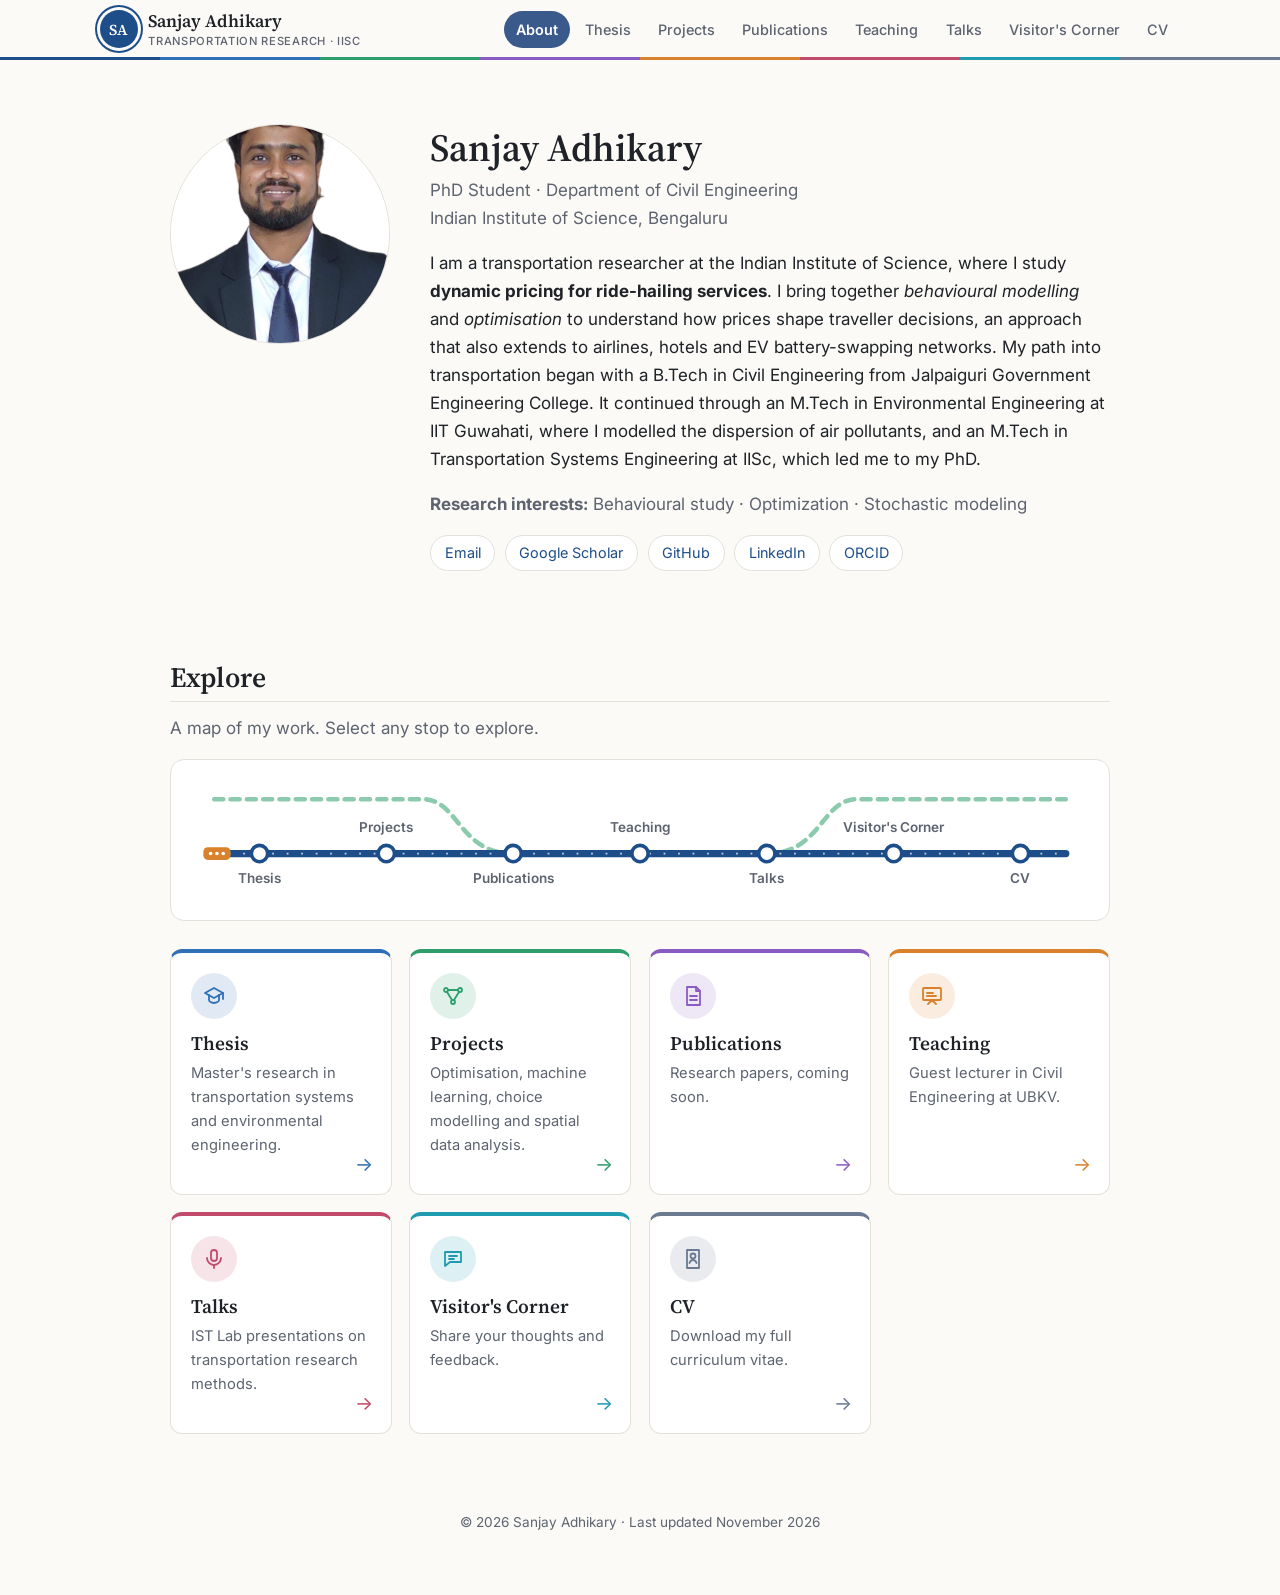
<file: index.html>
<!doctype html>
<html lang="en">
<head>
  <meta charset="utf-8">
  <meta name="viewport" content="width=device-width, initial-scale=1">
  <title>Sanjay Adhikary | Indian Institute of Science</title>
  <meta name="description" content="Sanjay Adhikary: PhD researcher in transportation at the Indian Institute of Science, Bengaluru. Research, theses, projects, talks and CV.">
  <link rel="icon" href="assets/favicon.svg" type="image/svg+xml">
  <link rel="preconnect" href="https://fonts.googleapis.com">
  <link rel="preconnect" href="https://fonts.gstatic.com" crossorigin>
  <link href="https://fonts.googleapis.com/css2?family=Source+Serif+4:opsz,wght@8..60,400;8..60,600&family=Inter:wght@400;500;600&display=swap" rel="stylesheet">
  <link rel="stylesheet" href="style.css">
<script>
  // Old one-page links (e.g. sanjay-0105.github.io/#projects) now go to the matching page.
  const oldLinks = { '#thesis': 'thesis.html', '#projects': 'projects.html', '#publications': 'publications.html',
    '#teaching': 'teaching.html', '#talks': 'talks.html', '#visitors': 'visitors.html', '#cv': 'cv.html' };
  if (oldLinks[location.hash]) location.replace(oldLinks[location.hash]);
</script>
</head>
<body>

<header class="site-header">
  <nav class="nav">
    <a class="brand" href="index.html" aria-label="Sanjay Adhikary, home">
      <span class="brand-mark" aria-hidden="true">SA</span>
      <span class="brand-text">Sanjay Adhikary<small>Transportation Research · IISc</small></span>
    </a>
    <button class="nav-toggle" aria-label="Open menu" aria-expanded="false">&#9776;</button>
    <ul class="nav-links">
      <li><a href="index.html" aria-current="page">About</a></li>
      <li><a href="thesis.html">Thesis</a></li>
      <li><a href="projects.html">Projects</a></li>
      <li><a href="publications.html">Publications</a></li>
      <li><a href="teaching.html">Teaching</a></li>
      <li><a href="talks.html">Talks</a></li>
      <li><a href="visitors.html">Visitor's Corner</a></li>
      <li><a href="cv.html">CV</a></li>
    </ul>
  </nav>
</header>

<main id="top">

  <!-- ================= ABOUT ================= -->
  <section id="about" class="about">
    <img class="photo" src="assets/Website.png" alt="Photo of Sanjay Adhikary" width="220" height="150">
    <div>
      <h1>Sanjay Adhikary</h1>
      <!-- EDIT: your position and department -->
      <p class="role">PhD Student · Department of Civil Engineering<br>Indian Institute of Science, Bengaluru</p>

      <!-- EDIT: 3–5 sentences about you and your research -->
      <p>I am a transportation researcher at the Indian Institute of Science, where I study
        <strong>dynamic pricing for ride-hailing services</strong>. I bring together <em>behavioural modelling</em>
        and <em>optimisation</em> to understand how prices shape traveller decisions, an approach that also extends
        to airlines, hotels and EV battery-swapping networks. My path into transportation began with a B.Tech in
        Civil Engineering from Jalpaiguri Government Engineering College. It continued through an M.Tech in
        Environmental Engineering at IIT Guwahati, where I modelled the dispersion of air pollutants, and an M.Tech
        in Transportation Systems Engineering at IISc, which led me to my PhD.</p>

      <p class="interests"><strong>Research interests:</strong> Behavioural study · Optimization · Stochastic modeling</p>

      <!-- EDIT: delete any link you don't use -->
      <ul class="links">
        <li><a href="mailto:sanjaya@iisc.ac.in">Email</a></li>
        <li><a href="https://scholar.google.com/">Google Scholar</a></li>
        <li><a href="https://github.com/sanjay-0105">GitHub</a></li>
        <li><a href="https://www.linkedin.com/in/sanjay-adhikary-bb8b9a216">LinkedIn</a></li>
        <li><a href="https://orcid.org/">ORCID</a></li>
      </ul>
    </div>
  </section>

  <!-- ================= EXPLORE (links to the other pages) ================= -->
  <section id="explore">
    <h2>Explore</h2>
    <p class="section-intro">A map of my work. Select any stop to explore.</p>

    <!-- Metro-map banner: each station links to a page; the small train is decorative. -->
    <div class="metro">
      <svg viewBox="0 0 1000 150" role="img" aria-label="Metro-style map linking to each section of this website">
        <path class="metro-branch" d="M30 30 H260 C300 30 300 90 360 90 M640 90 C700 90 700 30 740 30 H970"/>
        <path class="metro-line" d="M30 90 H970"/>
        <path class="metro-flow" d="M30 90 H970"/>
        <g class="train" aria-hidden="true">
          <rect x="18" y="83" width="30" height="14" rx="5"/>
          <circle cx="26" cy="90" r="2"/><circle cx="33" cy="90" r="2"/><circle cx="40" cy="90" r="2"/>
        </g>
        <a href="thesis.html" class="station" aria-label="Thesis">
          <circle cx="80" cy="90" r="9"/>
          <text x="80" y="122" text-anchor="middle">Thesis</text>
        </a>
        <a href="projects.html" class="station" aria-label="Projects">
          <circle cx="220" cy="90" r="9"/>
          <text x="220" y="66" text-anchor="middle">Projects</text>
        </a>
        <a href="publications.html" class="station" aria-label="Publications">
          <circle cx="360" cy="90" r="9"/>
          <text x="360" y="122" text-anchor="middle">Publications</text>
        </a>
        <a href="teaching.html" class="station" aria-label="Teaching">
          <circle cx="500" cy="90" r="9"/>
          <text x="500" y="66" text-anchor="middle">Teaching</text>
        </a>
        <a href="talks.html" class="station" aria-label="Talks">
          <circle cx="640" cy="90" r="9"/>
          <text x="640" y="122" text-anchor="middle">Talks</text>
        </a>
        <a href="visitors.html" class="station" aria-label="Visitor's Corner">
          <circle cx="780" cy="90" r="9"/>
          <text x="780" y="66" text-anchor="middle">Visitor's Corner</text>
        </a>
        <a href="cv.html" class="station" aria-label="CV">
          <circle cx="920" cy="90" r="9"/>
          <text x="920" y="122" text-anchor="middle">CV</text>
        </a>
      </svg>
    </div>

    <div class="explore-grid">
      <a class="explore-card" href="thesis.html" style="--c:#2f6fb5; --i:0">
        <span class="explore-icon"><svg viewBox="0 0 24 24" aria-hidden="true"><path d="M3 9l9-5 9 5-9 5-9-5z"/><path d="M7 11v5c0 1.5 2.5 3 5 3s5-1.5 5-3v-5"/><path d="M21 9v6"/></svg></span>
        <h3>Thesis</h3>
        <p>Master's research in transportation systems and environmental engineering.</p>
        <span class="explore-go" aria-hidden="true">&rarr;</span>
      </a>
      <a class="explore-card" href="projects.html" style="--c:#2e9e6b; --i:1">
        <span class="explore-icon"><svg viewBox="0 0 24 24" aria-hidden="true"><circle cx="5" cy="6" r="2"/><circle cx="19" cy="6" r="2"/><circle cx="12" cy="18" r="2"/><path d="M7 6h10M6 8l5 8M18 8l-5 8"/></svg></span>
        <h3>Projects</h3>
        <p>Optimisation, machine learning, choice modelling and spatial data analysis.</p>
        <span class="explore-go" aria-hidden="true">&rarr;</span>
      </a>
      <a class="explore-card" href="publications.html" style="--c:#8a5cc2; --i:2">
        <span class="explore-icon"><svg viewBox="0 0 24 24" aria-hidden="true"><path d="M6 3h9l4 4v14H6z"/><path d="M15 3v4h4"/><path d="M9 12h7M9 16h7"/></svg></span>
        <h3>Publications</h3>
        <p>Research papers, coming soon.</p>
        <span class="explore-go" aria-hidden="true">&rarr;</span>
      </a>
      <a class="explore-card" href="teaching.html" style="--c:#d9822b; --i:3">
        <span class="explore-icon"><svg viewBox="0 0 24 24" aria-hidden="true"><rect x="3" y="4" width="18" height="12" rx="1"/><path d="M8 20l4-4 4 4"/><path d="M7 9h6M7 12h9"/></svg></span>
        <h3>Teaching</h3>
        <p>Guest lecturer in Civil Engineering at UBKV.</p>
        <span class="explore-go" aria-hidden="true">&rarr;</span>
      </a>
      <a class="explore-card" href="talks.html" style="--c:#c24a6a; --i:4">
        <span class="explore-icon"><svg viewBox="0 0 24 24" aria-hidden="true"><rect x="9" y="3" width="6" height="11" rx="3"/><path d="M5 11a7 7 0 0 0 14 0"/><path d="M12 18v3"/></svg></span>
        <h3>Talks</h3>
        <p>IST Lab presentations on transportation research methods.</p>
        <span class="explore-go" aria-hidden="true">&rarr;</span>
      </a>
      <a class="explore-card" href="visitors.html" style="--c:#1f9bb0; --i:5">
        <span class="explore-icon"><svg viewBox="0 0 24 24" aria-hidden="true"><path d="M4 5h16v10H9l-5 4z"/><path d="M8 9h8M8 12h5"/></svg></span>
        <h3>Visitor's Corner</h3>
        <p>Share your thoughts and feedback.</p>
        <span class="explore-go" aria-hidden="true">&rarr;</span>
      </a>
      <a class="explore-card" href="cv.html" style="--c:#6b7a90; --i:6">
        <span class="explore-icon"><svg viewBox="0 0 24 24" aria-hidden="true"><path d="M6 3h12v18H6z"/><circle cx="12" cy="9" r="2.5"/><path d="M8.5 16c.6-2 2-3 3.5-3s2.9 1 3.5 3"/></svg></span>
        <h3>CV</h3>
        <p>Download my full curriculum vitae.</p>
        <span class="explore-go" aria-hidden="true">&rarr;</span>
      </a>
    </div>
  </section>

<footer class="site-footer">
  <p>© <span id="year">2026</span> Sanjay Adhikary · Last updated November 2026</p>
</footer>

<script>
  // Mobile menu toggle and current year
  const toggle = document.querySelector('.nav-toggle');
  const links = document.querySelector('.nav-links');
  toggle.addEventListener('click', () => {
    const open = links.classList.toggle('open');
    toggle.setAttribute('aria-expanded', open);
  });
  links.addEventListener('click', e => { if (e.target.tagName === 'A') links.classList.remove('open'); });
  document.getElementById('year').textContent = new Date().getFullYear();
  // Add a soft shadow to the top bar once the page is scrolled
  const header = document.querySelector('.site-header');
  const onScroll = () => header.classList.toggle('scrolled', window.scrollY > 4);
  window.addEventListener('scroll', onScroll, { passive: true }); onScroll();
</script>
<script>
  // Fade the Explore cards in as they scroll into view (skipped if the visitor prefers reduced motion).
  (function () {
    const cards = document.querySelectorAll('.explore-card');
    if (!('IntersectionObserver' in window) || matchMedia('(prefers-reduced-motion: reduce)').matches) return;
    document.documentElement.classList.add('js-anim');
    const io = new IntersectionObserver(entries => entries.forEach(e => {
      if (e.isIntersecting) { e.target.classList.add('in'); io.unobserve(e.target); }
    }), { threshold: 0.15 });
    cards.forEach(c => io.observe(c));
    // Safety net: show every card after 2.5 s even if the browser never reports them as visible.
    setTimeout(() => cards.forEach(c => c.classList.add('in')), 2500);
  })();
</script>
</body>
</html>
</file>
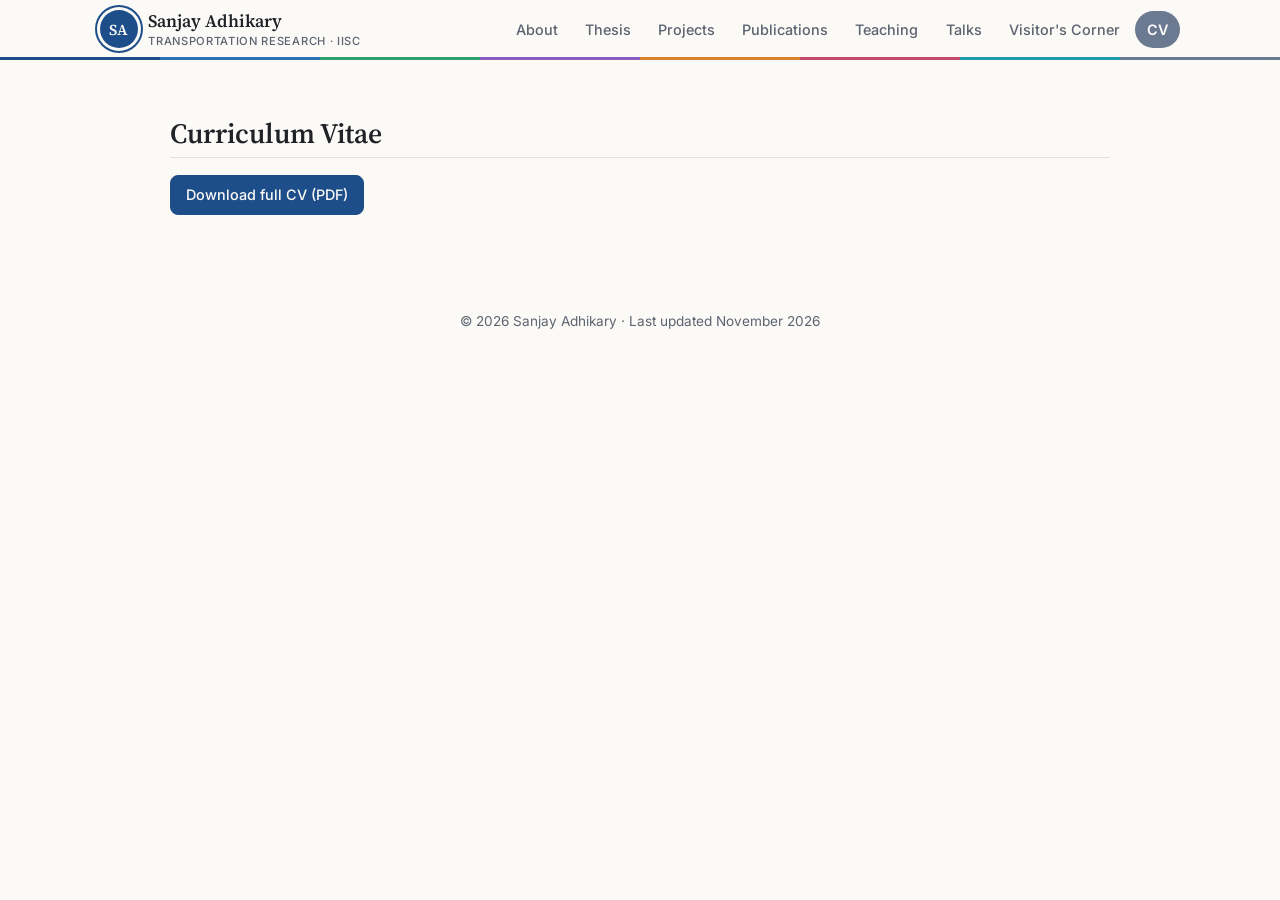
<file: cv.html>
<!doctype html>
<html lang="en">
<head>
  <meta charset="utf-8">
  <meta name="viewport" content="width=device-width, initial-scale=1">
  <title>CV | Sanjay Adhikary</title>
  <meta name="description" content="Curriculum vitae of Sanjay Adhikary, Indian Institute of Science.">
  <link rel="icon" href="assets/favicon.svg" type="image/svg+xml">
  <link rel="preconnect" href="https://fonts.googleapis.com">
  <link rel="preconnect" href="https://fonts.gstatic.com" crossorigin>
  <link href="https://fonts.googleapis.com/css2?family=Source+Serif+4:opsz,wght@8..60,400;8..60,600&family=Inter:wght@400;500;600&display=swap" rel="stylesheet">
  <link rel="stylesheet" href="style.css">
</head>
<body>

<header class="site-header">
  <nav class="nav">
    <a class="brand" href="index.html" aria-label="Sanjay Adhikary, home">
      <span class="brand-mark" aria-hidden="true">SA</span>
      <span class="brand-text">Sanjay Adhikary<small>Transportation Research · IISc</small></span>
    </a>
    <button class="nav-toggle" aria-label="Open menu" aria-expanded="false">&#9776;</button>
    <ul class="nav-links">
      <li><a href="index.html">About</a></li>
      <li><a href="thesis.html">Thesis</a></li>
      <li><a href="projects.html">Projects</a></li>
      <li><a href="publications.html">Publications</a></li>
      <li><a href="teaching.html">Teaching</a></li>
      <li><a href="talks.html">Talks</a></li>
      <li><a href="visitors.html">Visitor's Corner</a></li>
      <li><a href="cv.html" aria-current="page">CV</a></li>
    </ul>
  </nav>
</header>

<main id="top">

  <!-- ================= CV ================= -->
  <section id="cv">
    <h2>Curriculum Vitae</h2>
    <p><a class="btn" href="files/cv.pdf" target="_blank" rel="noopener">Download full CV (PDF)</a></p>

    <!-- Education and Honours & Awards are hidden for now. To show them again, remove the
         <template> and </template> lines below and fill in the details. -->
    <template>
    <div class="two-col">
      <div>
        <h3>Education</h3>
        <ul class="timeline">
          <li><span class="when">2024–present</span><span><strong>PhD, Civil Engineering ______</strong><br>Indian Institute of Science, Bengaluru</span></li>
          <li><span class="when">2020–2024</span><span><strong>B.Tech / B.Sc in ______</strong><br>University Name</span></li>
        </ul>
      </div>
      <div>
        <h3>Honours &amp; Awards</h3>
        <ul class="timeline">
          <li><span class="when">2024</span><span>Fellowship or award name</span></li>
          <li><span class="when">2023</span><span>Scholarship, prize, or rank</span></li>
        </ul>
      </div>
    </div>
    </template>
  </section>

<footer class="site-footer">
  <p>© <span id="year">2026</span> Sanjay Adhikary · Last updated November 2026</p>
</footer>

<script>
  // Mobile menu toggle and current year
  const toggle = document.querySelector('.nav-toggle');
  const links = document.querySelector('.nav-links');
  toggle.addEventListener('click', () => {
    const open = links.classList.toggle('open');
    toggle.setAttribute('aria-expanded', open);
  });
  links.addEventListener('click', e => { if (e.target.tagName === 'A') links.classList.remove('open'); });
  document.getElementById('year').textContent = new Date().getFullYear();
  // Add a soft shadow to the top bar once the page is scrolled
  const header = document.querySelector('.site-header');
  const onScroll = () => header.classList.toggle('scrolled', window.scrollY > 4);
  window.addEventListener('scroll', onScroll, { passive: true }); onScroll();
</script>
</body>
</html>
</file>
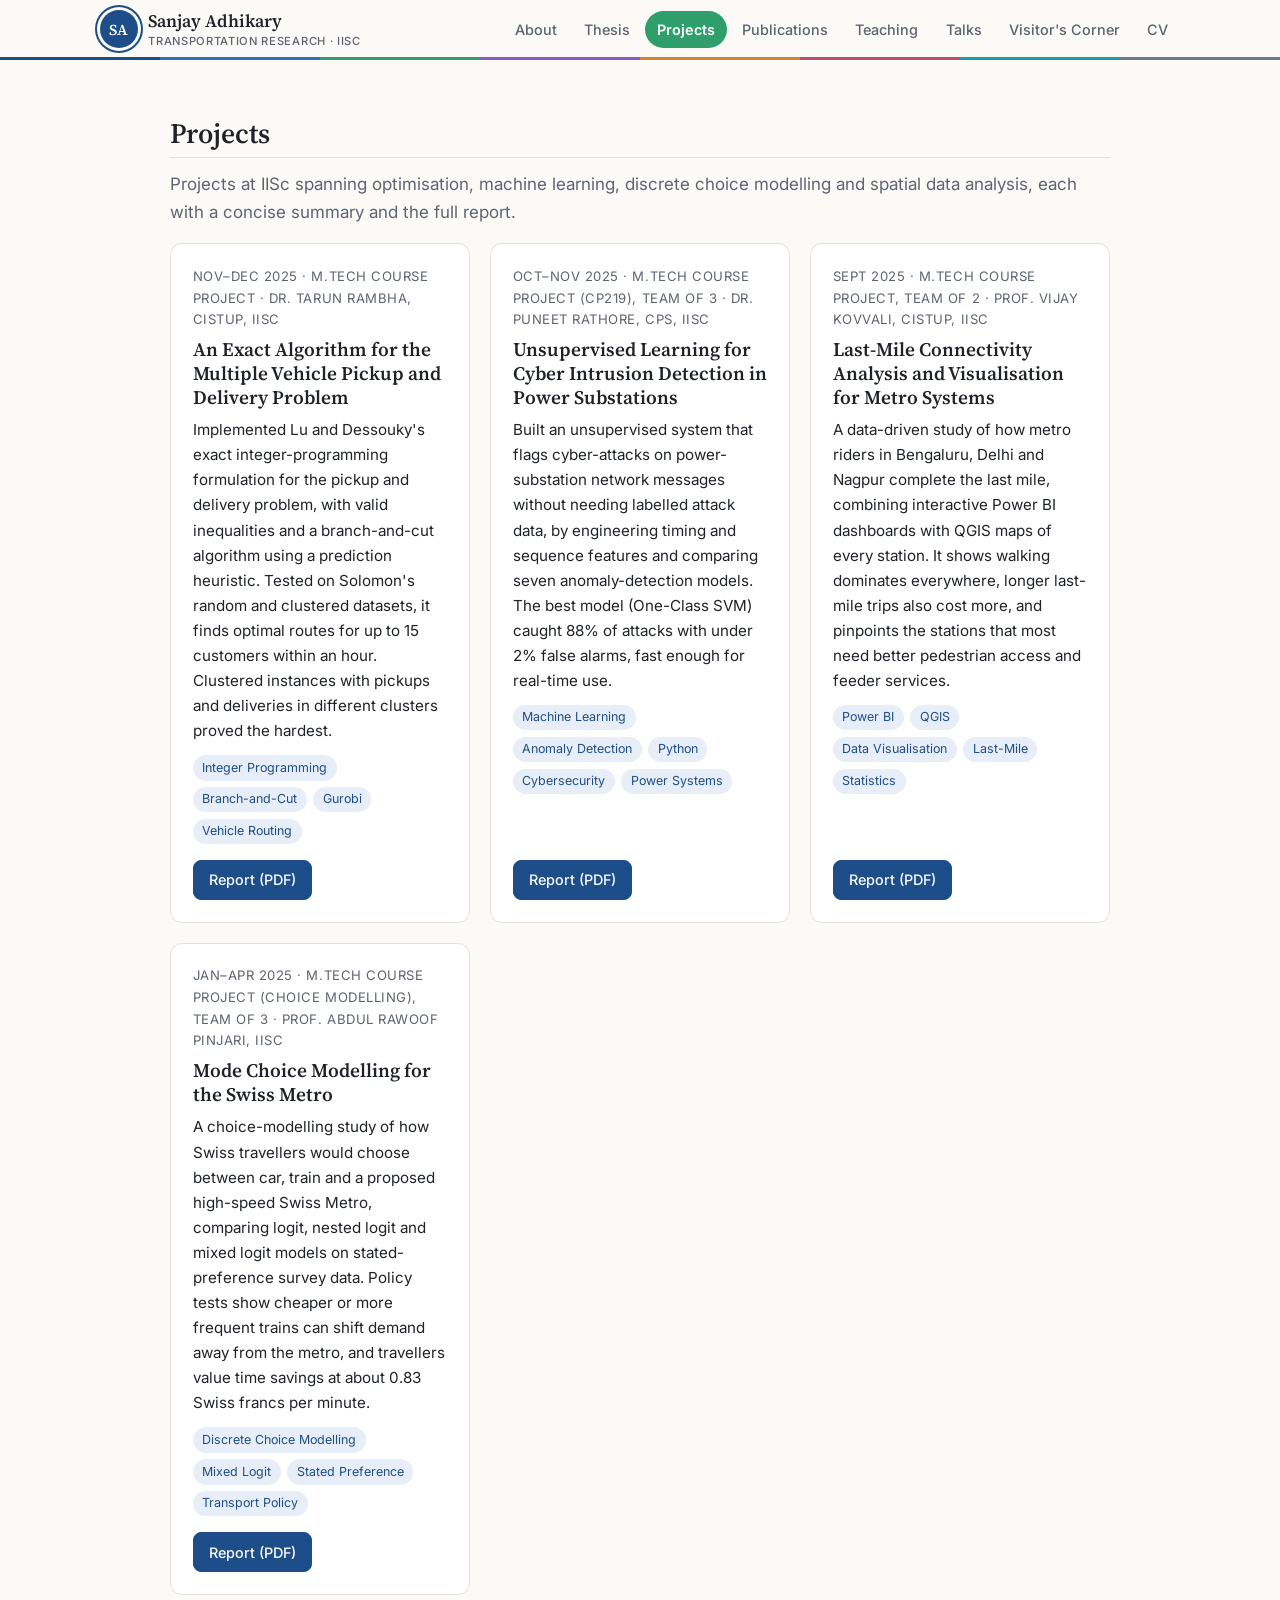
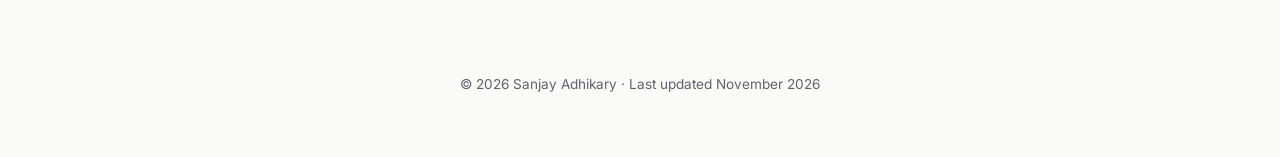
<file: projects.html>
<!doctype html>
<html lang="en">
<head>
  <meta charset="utf-8">
  <meta name="viewport" content="width=device-width, initial-scale=1">
  <title>Projects | Sanjay Adhikary</title>
  <meta name="description" content="Academic projects by Sanjay Adhikary in optimisation, machine learning, discrete choice modelling and spatial data analysis.">
  <link rel="icon" href="assets/favicon.svg" type="image/svg+xml">
  <link rel="preconnect" href="https://fonts.googleapis.com">
  <link rel="preconnect" href="https://fonts.gstatic.com" crossorigin>
  <link href="https://fonts.googleapis.com/css2?family=Source+Serif+4:opsz,wght@8..60,400;8..60,600&family=Inter:wght@400;500;600&display=swap" rel="stylesheet">
  <link rel="stylesheet" href="style.css">
</head>
<body>

<header class="site-header">
  <nav class="nav">
    <a class="brand" href="index.html" aria-label="Sanjay Adhikary, home">
      <span class="brand-mark" aria-hidden="true">SA</span>
      <span class="brand-text">Sanjay Adhikary<small>Transportation Research · IISc</small></span>
    </a>
    <button class="nav-toggle" aria-label="Open menu" aria-expanded="false">&#9776;</button>
    <ul class="nav-links">
      <li><a href="index.html">About</a></li>
      <li><a href="thesis.html">Thesis</a></li>
      <li><a href="projects.html" aria-current="page">Projects</a></li>
      <li><a href="publications.html">Publications</a></li>
      <li><a href="teaching.html">Teaching</a></li>
      <li><a href="talks.html">Talks</a></li>
      <li><a href="visitors.html">Visitor's Corner</a></li>
      <li><a href="cv.html">CV</a></li>
    </ul>
  </nav>
</header>

<main id="top">

  <!-- ================= PROJECTS ================= -->
  <section id="projects">
    <h2>Projects</h2>
    <p class="section-intro">Projects at IISc spanning optimisation, machine learning, discrete choice modelling and spatial data analysis, each with a concise summary and the full report.</p>

    <div class="cards">
      <!-- TO ADD A PROJECT: copy one <article class="card"> ... </article> block, paste it, and edit.
           Put the PDF in the files/projects/ folder and point the "Report (PDF)" link at it. -->

      <article class="card">
        <p class="meta">Nov–Dec 2025 · M.Tech course project · Dr. Tarun Rambha, CiSTUP, IISc</p>
        <h3>An Exact Algorithm for the Multiple Vehicle Pickup and Delivery Problem</h3>
        <p>Implemented Lu and Dessouky's exact integer-programming formulation for the pickup and delivery
          problem, with valid inequalities and a branch-and-cut algorithm using a prediction heuristic. Tested
          on Solomon's random and clustered datasets, it finds optimal routes for up to 15 customers within an
          hour. Clustered instances with pickups and deliveries in different clusters proved the hardest.</p>
        <ul class="tags"><li>Integer Programming</li><li>Branch-and-Cut</li><li>Gurobi</li><li>Vehicle Routing</li></ul>
        <p class="actions">
          <a class="btn" href="files/projects/pickup-delivery-problem.pdf" target="_blank" rel="noopener">Report (PDF)</a>
        </p>
      </article>

      <article class="card">
        <p class="meta">Oct–Nov 2025 · M.Tech course project (CP219), team of 3 · Dr. Puneet Rathore, CPS, IISc</p>
        <h3>Unsupervised Learning for Cyber Intrusion Detection in Power Substations</h3>
        <p>Built an unsupervised system that flags cyber-attacks on power-substation network messages without
          needing labelled attack data, by engineering timing and sequence features and comparing seven
          anomaly-detection models. The best model (One-Class SVM) caught 88% of attacks with under 2% false
          alarms, fast enough for real-time use.</p>
        <ul class="tags"><li>Machine Learning</li><li>Anomaly Detection</li><li>Python</li><li>Cybersecurity</li><li>Power Systems</li></ul>
        <p class="actions">
          <a class="btn" href="files/projects/cyber-intrusion-detection.pdf" target="_blank" rel="noopener">Report (PDF)</a>
        </p>
      </article>

      <article class="card">
        <p class="meta">Sept 2025 · M.Tech course project, team of 2 · Prof. Vijay Kovvali, CiSTUP, IISc</p>
        <h3>Last-Mile Connectivity Analysis and Visualisation for Metro Systems</h3>
        <p>A data-driven study of how metro riders in Bengaluru, Delhi and Nagpur complete the last mile,
          combining interactive Power BI dashboards with QGIS maps of every station. It shows walking dominates
          everywhere, longer last-mile trips also cost more, and pinpoints the stations that most need better
          pedestrian access and feeder services.</p>
        <ul class="tags"><li>Power BI</li><li>QGIS</li><li>Data Visualisation</li><li>Last-Mile</li><li>Statistics</li></ul>
        <p class="actions">
          <a class="btn" href="files/projects/last-mile-connectivity-analysis.pdf" target="_blank" rel="noopener">Report (PDF)</a>
        </p>
      </article>

      <article class="card">
        <p class="meta">Jan–Apr 2025 · M.Tech course project (Choice Modelling), team of 3 · Prof. Abdul Rawoof Pinjari, IISc</p>
        <h3>Mode Choice Modelling for the Swiss Metro</h3>
        <p>A choice-modelling study of how Swiss travellers would choose between car, train and a proposed
          high-speed Swiss Metro, comparing logit, nested logit and mixed logit models on stated-preference
          survey data. Policy tests show cheaper or more frequent trains can shift demand away from the metro,
          and travellers value time savings at about 0.83 Swiss francs per minute.</p>
        <ul class="tags"><li>Discrete Choice Modelling</li><li>Mixed Logit</li><li>Stated Preference</li><li>Transport Policy</li></ul>
        <p class="actions">
          <a class="btn" href="files/projects/swiss-metro-mode-choice.pdf" target="_blank" rel="noopener">Report (PDF)</a>
        </p>
      </article>
    </div>
  </section>

<footer class="site-footer">
  <p>© <span id="year">2026</span> Sanjay Adhikary · Last updated November 2026</p>
</footer>

<script>
  // Mobile menu toggle and current year
  const toggle = document.querySelector('.nav-toggle');
  const links = document.querySelector('.nav-links');
  toggle.addEventListener('click', () => {
    const open = links.classList.toggle('open');
    toggle.setAttribute('aria-expanded', open);
  });
  links.addEventListener('click', e => { if (e.target.tagName === 'A') links.classList.remove('open'); });
  document.getElementById('year').textContent = new Date().getFullYear();
  // Add a soft shadow to the top bar once the page is scrolled
  const header = document.querySelector('.site-header');
  const onScroll = () => header.classList.toggle('scrolled', window.scrollY > 4);
  window.addEventListener('scroll', onScroll, { passive: true }); onScroll();
</script>
</body>
</html>
</file>
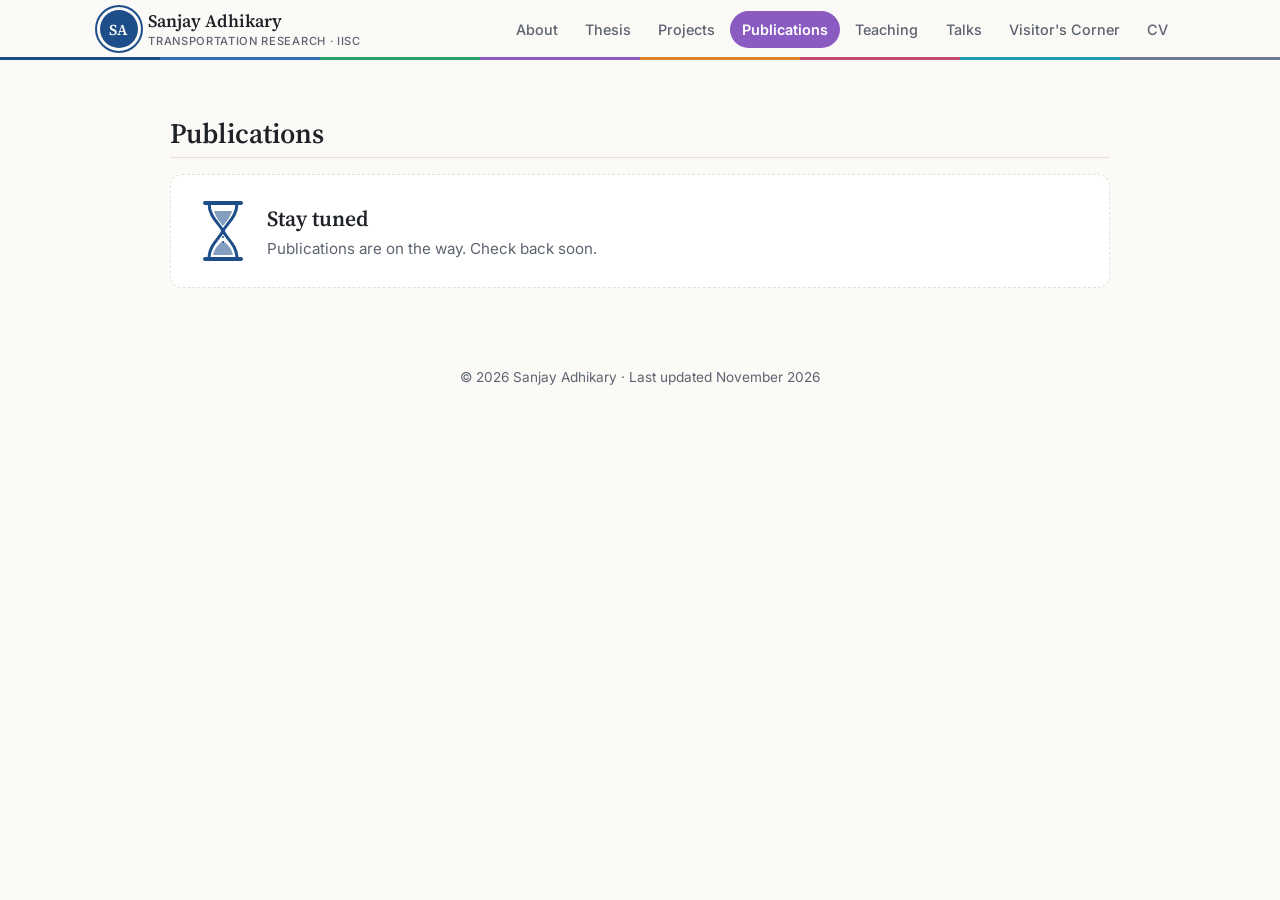
<file: publications.html>
<!doctype html>
<html lang="en">
<head>
  <meta charset="utf-8">
  <meta name="viewport" content="width=device-width, initial-scale=1">
  <title>Publications | Sanjay Adhikary</title>
  <meta name="description" content="Publications by Sanjay Adhikary, Indian Institute of Science.">
  <link rel="icon" href="assets/favicon.svg" type="image/svg+xml">
  <link rel="preconnect" href="https://fonts.googleapis.com">
  <link rel="preconnect" href="https://fonts.gstatic.com" crossorigin>
  <link href="https://fonts.googleapis.com/css2?family=Source+Serif+4:opsz,wght@8..60,400;8..60,600&family=Inter:wght@400;500;600&display=swap" rel="stylesheet">
  <link rel="stylesheet" href="style.css">
</head>
<body>

<header class="site-header">
  <nav class="nav">
    <a class="brand" href="index.html" aria-label="Sanjay Adhikary, home">
      <span class="brand-mark" aria-hidden="true">SA</span>
      <span class="brand-text">Sanjay Adhikary<small>Transportation Research · IISc</small></span>
    </a>
    <button class="nav-toggle" aria-label="Open menu" aria-expanded="false">&#9776;</button>
    <ul class="nav-links">
      <li><a href="index.html">About</a></li>
      <li><a href="thesis.html">Thesis</a></li>
      <li><a href="projects.html">Projects</a></li>
      <li><a href="publications.html" aria-current="page">Publications</a></li>
      <li><a href="teaching.html">Teaching</a></li>
      <li><a href="talks.html">Talks</a></li>
      <li><a href="visitors.html">Visitor's Corner</a></li>
      <li><a href="cv.html">CV</a></li>
    </ul>
  </nav>
</header>

<main id="top">

  <!-- ================= PUBLICATIONS ================= -->
  <section id="publications">
    <h2>Publications</h2>
    <div class="stay-tuned">
      <svg class="hourglass" viewBox="0 0 48 64" width="48" height="64" aria-hidden="true">
        <path d="M6 4h36M6 60h36" stroke="currentColor" stroke-width="4" stroke-linecap="round"/>
        <path d="M10 4c0 14 10 20 14 28c4-8 14-14 14-28M10 60c0-14 10-20 14-28c4 8 14 14 14 28"
              fill="none" stroke="currentColor" stroke-width="3" stroke-linejoin="round"/>
        <path class="sand-top" d="M15 12h18c-2 7-6 11-9 15c-3-4-7-8-9-15z" fill="currentColor" opacity=".55"/>
        <path class="sand-bottom" d="M14 56c2-8 6-11 10-14c4 3 8 6 10 14z" fill="currentColor" opacity=".55"/>
        <line class="sand-stream" x1="24" y1="32" x2="24" y2="44" stroke="currentColor" stroke-width="1.5" stroke-dasharray="2 3"/>
      </svg>
      <div>
        <p class="stay-title">Stay tuned</p>
        <p class="stay-text">Publications are on the way. Check back soon.</p>
      </div>
    </div>

    <!-- WHEN YOU HAVE A PAPER: delete the "stay-tuned" block above, remove the
         <template> and </template> lines below, and edit the paper details.
         Copy one <li> ... </li> block per paper. Wrap your own name in <strong>. -->
    <template>
    <ol class="pubs" reversed>
      <li>
        <p class="pub-title">Title of Your Paper</p>
        <p class="pub-authors"><strong>Sanjay Adhikary</strong>, Coauthor A, and Coauthor B</p>
        <p class="pub-venue"><em>Conference or Journal Name</em>, 2025</p>
        <p class="actions">
          <a class="chip" href="files/papers/paper-2025.pdf" target="_blank" rel="noopener">PDF</a>
          <a class="chip" href="https://doi.org/">DOI</a>
          <a class="chip" href="https://arxiv.org/">arXiv</a>
          <a class="chip" href="https://github.com/">Code</a>
        </p>
      </li>
      <li>
        <p class="pub-title">Title of Another Paper</p>
        <p class="pub-authors">Coauthor A, <strong>Sanjay Adhikary</strong></p>
        <p class="pub-venue"><em>Workshop or Journal Name</em>, 2024</p>
        <p class="actions">
          <a class="chip" href="files/papers/paper-2024.pdf" target="_blank" rel="noopener">PDF</a>
        </p>
      </li>
    </ol>
    </template>
  </section>

<footer class="site-footer">
  <p>© <span id="year">2026</span> Sanjay Adhikary · Last updated November 2026</p>
</footer>

<script>
  // Mobile menu toggle and current year
  const toggle = document.querySelector('.nav-toggle');
  const links = document.querySelector('.nav-links');
  toggle.addEventListener('click', () => {
    const open = links.classList.toggle('open');
    toggle.setAttribute('aria-expanded', open);
  });
  links.addEventListener('click', e => { if (e.target.tagName === 'A') links.classList.remove('open'); });
  document.getElementById('year').textContent = new Date().getFullYear();
  // Add a soft shadow to the top bar once the page is scrolled
  const header = document.querySelector('.site-header');
  const onScroll = () => header.classList.toggle('scrolled', window.scrollY > 4);
  window.addEventListener('scroll', onScroll, { passive: true }); onScroll();
</script>
</body>
</html>
</file>
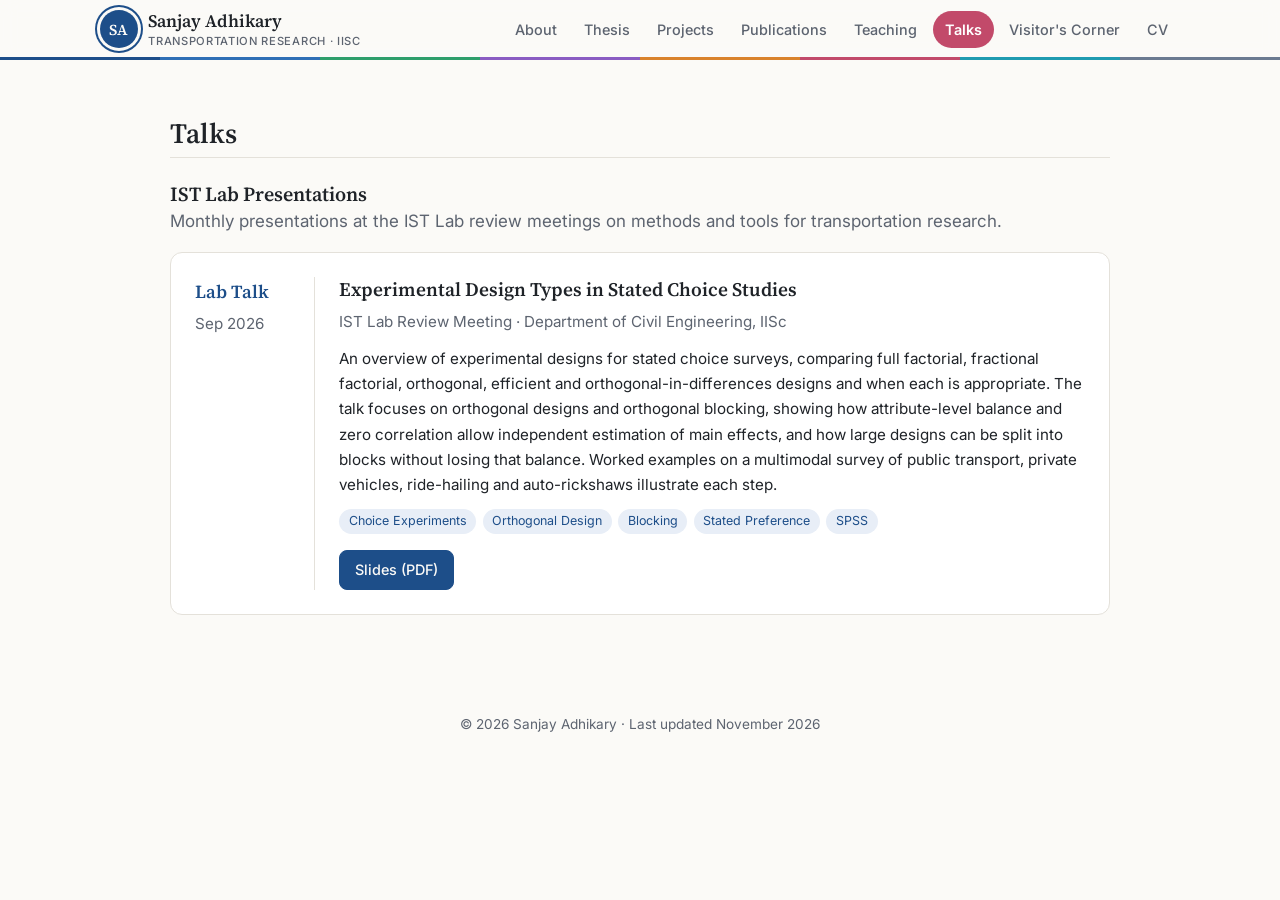
<file: talks.html>
<!doctype html>
<html lang="en">
<head>
  <meta charset="utf-8">
  <meta name="viewport" content="width=device-width, initial-scale=1">
  <title>Talks | Sanjay Adhikary</title>
  <meta name="description" content="Talks and IST Lab presentations by Sanjay Adhikary, Indian Institute of Science.">
  <link rel="icon" href="assets/favicon.svg" type="image/svg+xml">
  <link rel="preconnect" href="https://fonts.googleapis.com">
  <link rel="preconnect" href="https://fonts.gstatic.com" crossorigin>
  <link href="https://fonts.googleapis.com/css2?family=Source+Serif+4:opsz,wght@8..60,400;8..60,600&family=Inter:wght@400;500;600&display=swap" rel="stylesheet">
  <link rel="stylesheet" href="style.css">
</head>
<body>

<header class="site-header">
  <nav class="nav">
    <a class="brand" href="index.html" aria-label="Sanjay Adhikary, home">
      <span class="brand-mark" aria-hidden="true">SA</span>
      <span class="brand-text">Sanjay Adhikary<small>Transportation Research · IISc</small></span>
    </a>
    <button class="nav-toggle" aria-label="Open menu" aria-expanded="false">&#9776;</button>
    <ul class="nav-links">
      <li><a href="index.html">About</a></li>
      <li><a href="thesis.html">Thesis</a></li>
      <li><a href="projects.html">Projects</a></li>
      <li><a href="publications.html">Publications</a></li>
      <li><a href="teaching.html">Teaching</a></li>
      <li><a href="talks.html" aria-current="page">Talks</a></li>
      <li><a href="visitors.html">Visitor's Corner</a></li>
      <li><a href="cv.html">CV</a></li>
    </ul>
  </nav>
</header>

<main id="top">

  <!-- ================= TALKS ================= -->
  <section id="talks">
    <h2>Talks</h2>

    <h3 class="subhead">IST Lab Presentations</h3>
    <p class="section-intro">Monthly presentations at the IST Lab review meetings on methods and tools for transportation research.</p>

    <!-- TO ADD A LAB PRESENTATION: copy one <article class="thesis"> ... </article> block (newest first).
         Save the slides as PDF in files/talks/ and point the "Slides (PDF)" link at it. -->
    <article class="thesis">
      <div class="thesis-side">
        <p class="degree">Lab Talk</p>
        <p class="when">Sep 2026</p>
      </div>
      <div>
        <h3>Experimental Design Types in Stated Choice Studies</h3>
        <p class="thesis-meta">IST Lab Review Meeting · Department of Civil Engineering, IISc</p>
        <p>An overview of experimental designs for stated choice surveys, comparing full factorial, fractional
          factorial, orthogonal, efficient and orthogonal-in-differences designs and when each is appropriate.
          The talk focuses on orthogonal designs and orthogonal blocking, showing how attribute-level balance and
          zero correlation allow independent estimation of main effects, and how large designs can be split into
          blocks without losing that balance. Worked examples on a multimodal survey of public transport, private
          vehicles, ride-hailing and auto-rickshaws illustrate each step.</p>
        <ul class="tags"><li>Choice Experiments</li><li>Orthogonal Design</li><li>Blocking</li><li>Stated Preference</li><li>SPSS</li></ul>
        <p class="actions">
          <a class="btn" href="files/talks/ist-lab-2026-09-choice-experiment-design.pdf" target="_blank" rel="noopener">Slides (PDF)</a>
        </p>
      </div>
    </article>
  </section>

<footer class="site-footer">
  <p>© <span id="year">2026</span> Sanjay Adhikary · Last updated November 2026</p>
</footer>

<script>
  // Mobile menu toggle and current year
  const toggle = document.querySelector('.nav-toggle');
  const links = document.querySelector('.nav-links');
  toggle.addEventListener('click', () => {
    const open = links.classList.toggle('open');
    toggle.setAttribute('aria-expanded', open);
  });
  links.addEventListener('click', e => { if (e.target.tagName === 'A') links.classList.remove('open'); });
  document.getElementById('year').textContent = new Date().getFullYear();
  // Add a soft shadow to the top bar once the page is scrolled
  const header = document.querySelector('.site-header');
  const onScroll = () => header.classList.toggle('scrolled', window.scrollY > 4);
  window.addEventListener('scroll', onScroll, { passive: true }); onScroll();
</script>
</body>
</html>
</file>
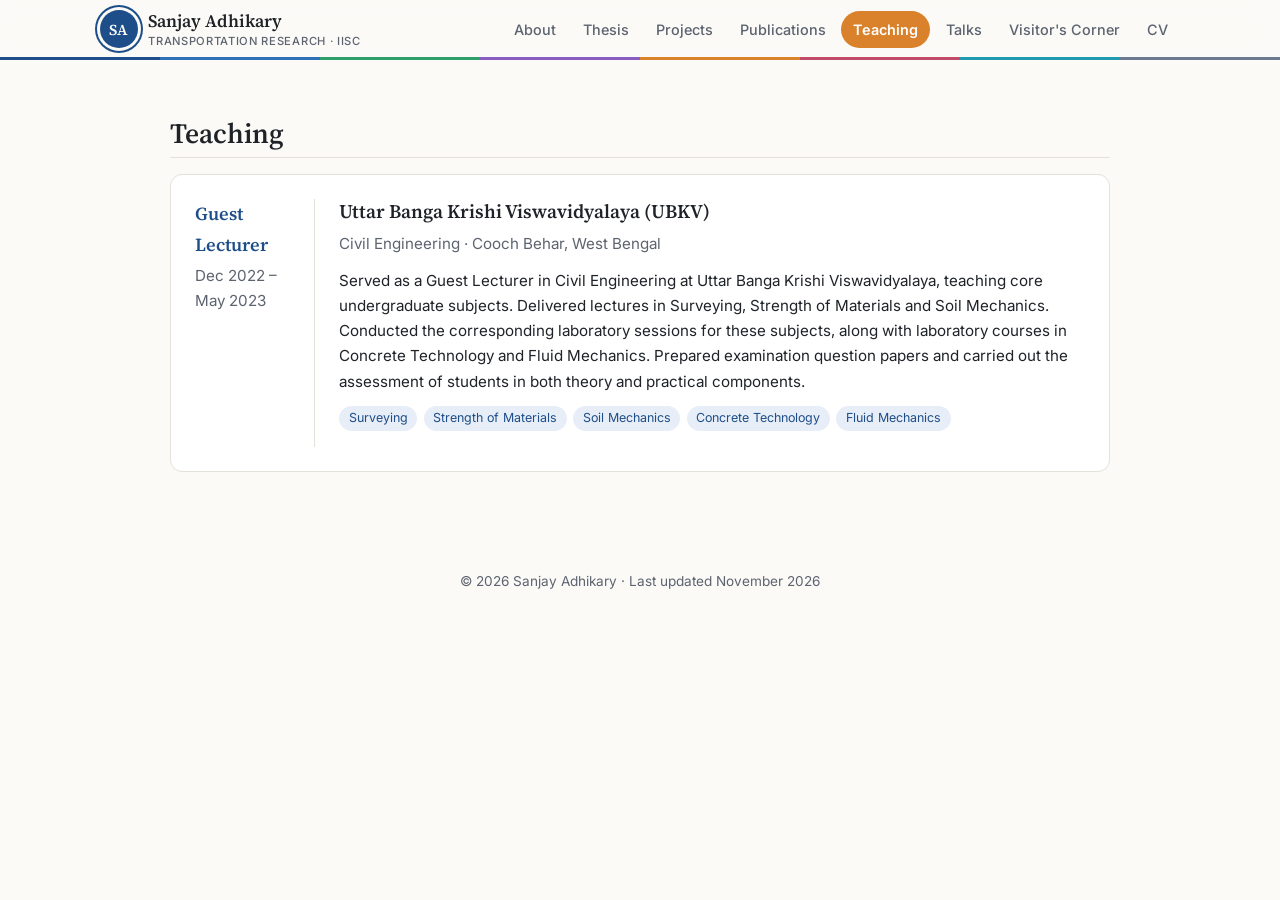
<file: teaching.html>
<!doctype html>
<html lang="en">
<head>
  <meta charset="utf-8">
  <meta name="viewport" content="width=device-width, initial-scale=1">
  <title>Teaching | Sanjay Adhikary</title>
  <meta name="description" content="Teaching experience of Sanjay Adhikary in civil engineering.">
  <link rel="icon" href="assets/favicon.svg" type="image/svg+xml">
  <link rel="preconnect" href="https://fonts.googleapis.com">
  <link rel="preconnect" href="https://fonts.gstatic.com" crossorigin>
  <link href="https://fonts.googleapis.com/css2?family=Source+Serif+4:opsz,wght@8..60,400;8..60,600&family=Inter:wght@400;500;600&display=swap" rel="stylesheet">
  <link rel="stylesheet" href="style.css">
</head>
<body>

<header class="site-header">
  <nav class="nav">
    <a class="brand" href="index.html" aria-label="Sanjay Adhikary, home">
      <span class="brand-mark" aria-hidden="true">SA</span>
      <span class="brand-text">Sanjay Adhikary<small>Transportation Research · IISc</small></span>
    </a>
    <button class="nav-toggle" aria-label="Open menu" aria-expanded="false">&#9776;</button>
    <ul class="nav-links">
      <li><a href="index.html">About</a></li>
      <li><a href="thesis.html">Thesis</a></li>
      <li><a href="projects.html">Projects</a></li>
      <li><a href="publications.html">Publications</a></li>
      <li><a href="teaching.html" aria-current="page">Teaching</a></li>
      <li><a href="talks.html">Talks</a></li>
      <li><a href="visitors.html">Visitor's Corner</a></li>
      <li><a href="cv.html">CV</a></li>
    </ul>
  </nav>
</header>

<main id="top">

  <!-- ================= TEACHING ================= -->
  <section id="teaching">
    <h2>Teaching</h2>
    <!-- TO ADD A TEACHING ROLE: copy one <article class="thesis"> ... </article> block and edit it. -->
    <article class="thesis">
      <div class="thesis-side">
        <p class="degree">Guest Lecturer</p>
        <p class="when">Dec 2022 – May 2023</p>
      </div>
      <div>
        <h3>Uttar Banga Krishi Viswavidyalaya (UBKV)</h3>
        <p class="thesis-meta">Civil Engineering · Cooch Behar, West Bengal</p>
        <p>Served as a Guest Lecturer in Civil Engineering at Uttar Banga Krishi Viswavidyalaya, teaching core
          undergraduate subjects. Delivered lectures in Surveying, Strength of Materials and Soil Mechanics.
          Conducted the corresponding laboratory sessions for these subjects, along with laboratory courses in
          Concrete Technology and Fluid Mechanics. Prepared examination question papers and carried out the
          assessment of students in both theory and practical components.</p>
        <ul class="tags"><li>Surveying</li><li>Strength of Materials</li><li>Soil Mechanics</li><li>Concrete Technology</li><li>Fluid Mechanics</li></ul>
      </div>
    </article>
  </section>

<footer class="site-footer">
  <p>© <span id="year">2026</span> Sanjay Adhikary · Last updated November 2026</p>
</footer>

<script>
  // Mobile menu toggle and current year
  const toggle = document.querySelector('.nav-toggle');
  const links = document.querySelector('.nav-links');
  toggle.addEventListener('click', () => {
    const open = links.classList.toggle('open');
    toggle.setAttribute('aria-expanded', open);
  });
  links.addEventListener('click', e => { if (e.target.tagName === 'A') links.classList.remove('open'); });
  document.getElementById('year').textContent = new Date().getFullYear();
  // Add a soft shadow to the top bar once the page is scrolled
  const header = document.querySelector('.site-header');
  const onScroll = () => header.classList.toggle('scrolled', window.scrollY > 4);
  window.addEventListener('scroll', onScroll, { passive: true }); onScroll();
</script>
</body>
</html>
</file>
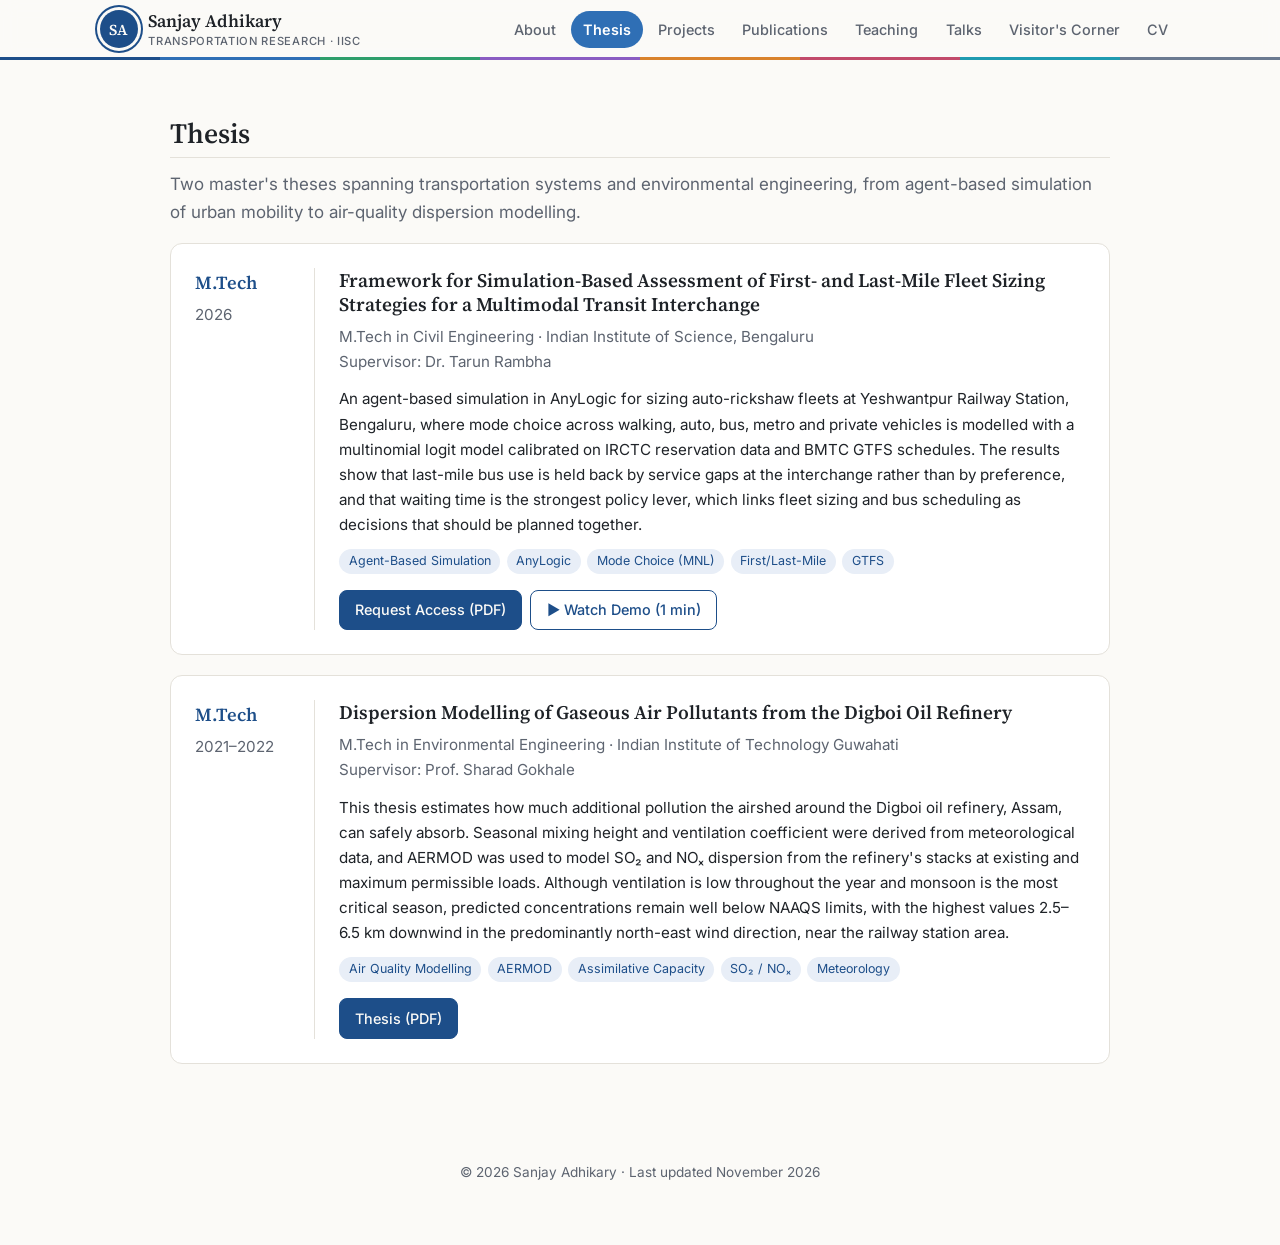
<file: thesis.html>
<!doctype html>
<html lang="en">
<head>
  <meta charset="utf-8">
  <meta name="viewport" content="width=device-width, initial-scale=1">
  <title>Thesis | Sanjay Adhikary</title>
  <meta name="description" content="Master's theses by Sanjay Adhikary in transportation systems (IISc) and environmental engineering (IIT Guwahati).">
  <link rel="icon" href="assets/favicon.svg" type="image/svg+xml">
  <link rel="preconnect" href="https://fonts.googleapis.com">
  <link rel="preconnect" href="https://fonts.gstatic.com" crossorigin>
  <link href="https://fonts.googleapis.com/css2?family=Source+Serif+4:opsz,wght@8..60,400;8..60,600&family=Inter:wght@400;500;600&display=swap" rel="stylesheet">
  <link rel="stylesheet" href="style.css">
</head>
<body>

<header class="site-header">
  <nav class="nav">
    <a class="brand" href="index.html" aria-label="Sanjay Adhikary, home">
      <span class="brand-mark" aria-hidden="true">SA</span>
      <span class="brand-text">Sanjay Adhikary<small>Transportation Research · IISc</small></span>
    </a>
    <button class="nav-toggle" aria-label="Open menu" aria-expanded="false">&#9776;</button>
    <ul class="nav-links">
      <li><a href="index.html">About</a></li>
      <li><a href="thesis.html" aria-current="page">Thesis</a></li>
      <li><a href="projects.html">Projects</a></li>
      <li><a href="publications.html">Publications</a></li>
      <li><a href="teaching.html">Teaching</a></li>
      <li><a href="talks.html">Talks</a></li>
      <li><a href="visitors.html">Visitor's Corner</a></li>
      <li><a href="cv.html">CV</a></li>
    </ul>
  </nav>
</header>

<main id="top">

  <!-- ================= THESIS ================= -->
  <section id="thesis">
    <h2>Thesis</h2>
    <p class="section-intro">Two master's theses spanning transportation systems and environmental engineering, from agent-based simulation of urban mobility to air-quality dispersion modelling.</p>

    <!-- TO ADD A THESIS: copy one <article class="thesis"> ... </article> block, paste it, and edit.
         Put the PDF in the files/thesis/ folder and point the "Thesis (PDF)" link at it. -->

    <article class="thesis">
      <div class="thesis-side">
        <p class="degree">M.Tech</p>
        <p class="when">2026</p>
      </div>
      <div>
        <h3>Framework for Simulation-Based Assessment of First- and Last-Mile Fleet Sizing Strategies for a Multimodal Transit Interchange</h3>
        <p class="thesis-meta">M.Tech in Civil Engineering · Indian Institute of Science, Bengaluru<br>
          Supervisor: Dr. Tarun Rambha</p>
        <p>An agent-based simulation in AnyLogic for sizing auto-rickshaw fleets at Yeshwantpur Railway
          Station, Bengaluru, where mode choice across walking, auto, bus, metro and private vehicles is
          modelled with a multinomial logit model calibrated on IRCTC reservation data and BMTC GTFS
          schedules. The results show that last-mile bus use is held back by service gaps at the interchange
          rather than by preference, and that waiting time is the strongest policy lever, which links fleet
          sizing and bus scheduling as decisions that should be planned together.</p>
        <ul class="tags"><li>Agent-Based Simulation</li><li>AnyLogic</li><li>Mode Choice (MNL)</li><li>First/Last-Mile</li><li>GTFS</li></ul>
        <p class="actions">
          <!-- Thesis PDF is on Google Drive with restricted access: visitors click, then "Request access" -->
          <a class="btn" href="https://drive.google.com/file/d/1qrQ5hIpLW5XNS47k47SE38veHfw02bBH/view?usp=sharing" target="_blank" rel="noopener">Request Access (PDF)</a>
          <!-- Opens the demo video in a pop-up player. To replace the video, overwrite files/thesis/mtech-thesis-iisc-video.mp4 -->
          <button class="btn btn-ghost" type="button" data-video="files/thesis/mtech-thesis-iisc-video.mp4"
                  data-title="AnyLogic simulation demo">&#9654; Watch Demo (1 min)</button>
        </p>
      </div>
    </article>

    <article class="thesis">
      <div class="thesis-side">
        <p class="degree">M.Tech</p>
        <p class="when">2021–2022</p>
      </div>
      <div>
        <h3>Dispersion Modelling of Gaseous Air Pollutants from the Digboi Oil Refinery</h3>
        <p class="thesis-meta">M.Tech in Environmental Engineering · Indian Institute of Technology Guwahati<br>
          Supervisor: Prof. Sharad Gokhale</p>
        <p>This thesis estimates how much additional pollution the airshed around the Digboi oil refinery,
          Assam, can safely absorb. Seasonal mixing height and ventilation coefficient were derived from
          meteorological data, and AERMOD was used to model SO₂ and NOₓ dispersion from the refinery's
          stacks at existing and maximum permissible loads. Although ventilation is low throughout the year
          and monsoon is the most critical season, predicted concentrations remain well below NAAQS limits,
          with the highest values 2.5–6.5 km downwind in the predominantly north-east wind direction, near
          the railway station area.</p>
        <ul class="tags"><li>Air Quality Modelling</li><li>AERMOD</li><li>Assimilative Capacity</li><li>SO₂ / NOₓ</li><li>Meteorology</li></ul>
        <p class="actions">
          <a class="btn" href="files/thesis/mtech-thesis-iitg.pdf" target="_blank" rel="noopener">Thesis (PDF)</a>
        </p>
      </div>
    </article>
  </section>

<footer class="site-footer">
  <p>© <span id="year">2026</span> Sanjay Adhikary · Last updated November 2026</p>
</footer>

<script>
  // Mobile menu toggle and current year
  const toggle = document.querySelector('.nav-toggle');
  const links = document.querySelector('.nav-links');
  toggle.addEventListener('click', () => {
    const open = links.classList.toggle('open');
    toggle.setAttribute('aria-expanded', open);
  });
  links.addEventListener('click', e => { if (e.target.tagName === 'A') links.classList.remove('open'); });
  document.getElementById('year').textContent = new Date().getFullYear();
  // Add a soft shadow to the top bar once the page is scrolled
  const header = document.querySelector('.site-header');
  const onScroll = () => header.classList.toggle('scrolled', window.scrollY > 4);
  window.addEventListener('scroll', onScroll, { passive: true }); onScroll();
</script>

<!-- Pop-up video player used by any "Watch" button with a data-video attribute -->
<dialog class="video-modal" aria-label="Video player">
  <div class="video-modal-head">
    <p class="video-modal-title"></p>
    <button class="video-close" type="button" aria-label="Close video">&times;</button>
  </div>
  <video controls playsinline preload="none"></video>
</dialog>
<script>
  (function () {
    const modal = document.querySelector('.video-modal');
    const video = modal.querySelector('video');
    const title = modal.querySelector('.video-modal-title');
    document.querySelectorAll('[data-video]').forEach(btn => btn.addEventListener('click', () => {
      video.src = btn.dataset.video;
      title.textContent = btn.dataset.title || '';
      modal.showModal();
      video.play().catch(() => {});
    }));
    const stop = () => { video.pause(); video.removeAttribute('src'); video.load(); };
    modal.querySelector('.video-close').addEventListener('click', () => modal.close());
    modal.addEventListener('click', e => { if (e.target === modal) modal.close(); });
    modal.addEventListener('close', stop);
  })();
</script>
</body>
</html>
</file>
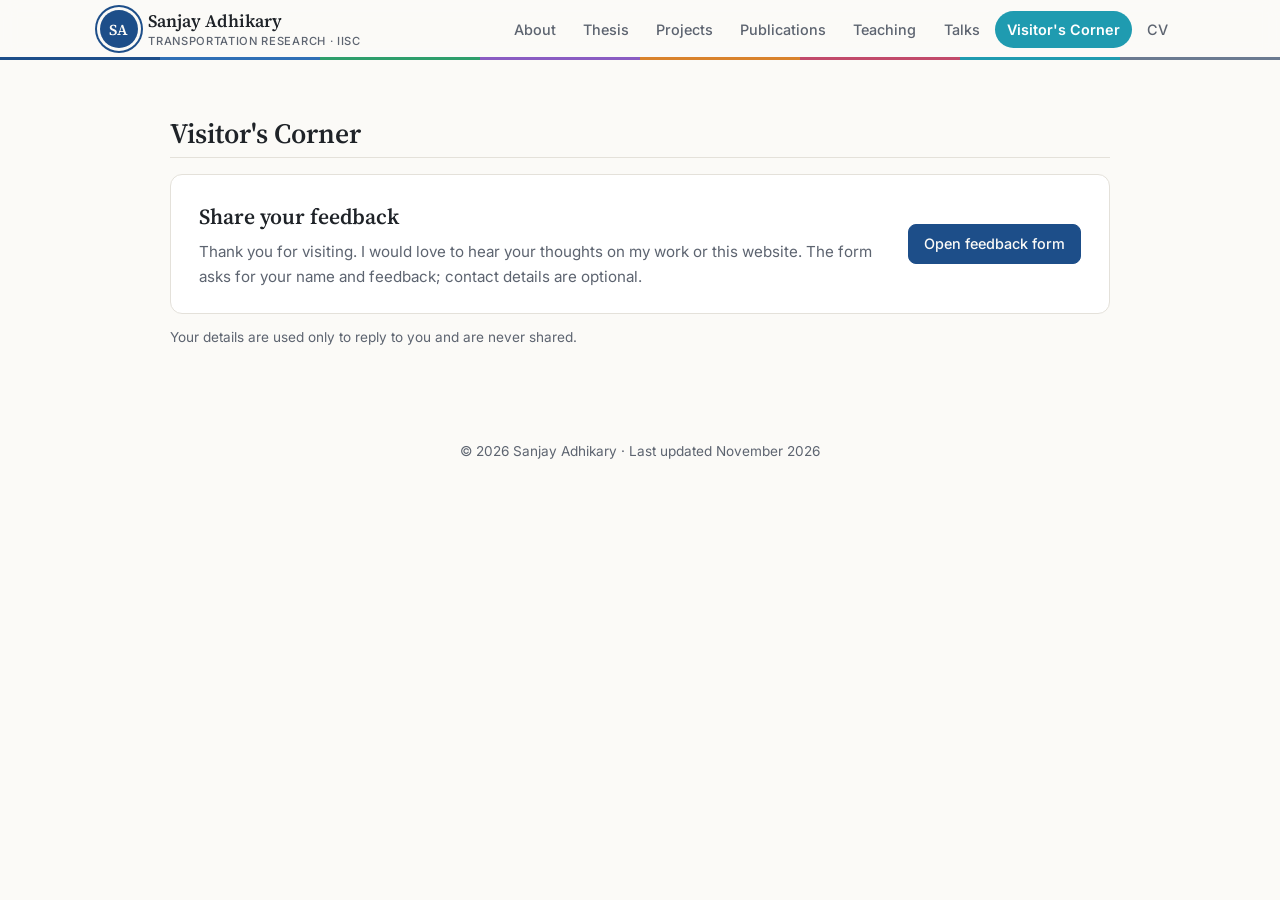
<file: visitors.html>
<!doctype html>
<html lang="en">
<head>
  <meta charset="utf-8">
  <meta name="viewport" content="width=device-width, initial-scale=1">
  <title>Visitor's Corner | Sanjay Adhikary</title>
  <meta name="description" content="Share your feedback with Sanjay Adhikary.">
  <link rel="icon" href="assets/favicon.svg" type="image/svg+xml">
  <link rel="preconnect" href="https://fonts.googleapis.com">
  <link rel="preconnect" href="https://fonts.gstatic.com" crossorigin>
  <link href="https://fonts.googleapis.com/css2?family=Source+Serif+4:opsz,wght@8..60,400;8..60,600&family=Inter:wght@400;500;600&display=swap" rel="stylesheet">
  <link rel="stylesheet" href="style.css">
</head>
<body>

<header class="site-header">
  <nav class="nav">
    <a class="brand" href="index.html" aria-label="Sanjay Adhikary, home">
      <span class="brand-mark" aria-hidden="true">SA</span>
      <span class="brand-text">Sanjay Adhikary<small>Transportation Research · IISc</small></span>
    </a>
    <button class="nav-toggle" aria-label="Open menu" aria-expanded="false">&#9776;</button>
    <ul class="nav-links">
      <li><a href="index.html">About</a></li>
      <li><a href="thesis.html">Thesis</a></li>
      <li><a href="projects.html">Projects</a></li>
      <li><a href="publications.html">Publications</a></li>
      <li><a href="teaching.html">Teaching</a></li>
      <li><a href="talks.html">Talks</a></li>
      <li><a href="visitors.html" aria-current="page">Visitor's Corner</a></li>
      <li><a href="cv.html">CV</a></li>
    </ul>
  </nav>
</header>

<main id="top">

  <!-- ================= VISITOR'S CORNER ================= -->
  <section id="visitors">
    <h2>Visitor's Corner</h2>
    <div class="visitor-card">
      <div>
        <p class="stay-title">Share your feedback</p>
        <p class="stay-text">Thank you for visiting. I would love to hear your thoughts on my work or this website.
          The form asks for your name and feedback; contact details are optional.</p>
      </div>
      <!-- The button opens the Google Form in a new tab. Edits made in Google Forms apply automatically. -->
      <a class="btn" href="https://docs.google.com/forms/d/e/1FAIpQLSeUmipaYHriRsqwhf1YXE3CcCMDotlLVErlLXMmDioTt7n1Bw/viewform" target="_blank" rel="noopener">Open feedback form</a>
    </div>
    <p class="form-note">Your details are used only to reply to you and are never shared.</p>
  </section>

<footer class="site-footer">
  <p>© <span id="year">2026</span> Sanjay Adhikary · Last updated November 2026</p>
</footer>

<script>
  // Mobile menu toggle and current year
  const toggle = document.querySelector('.nav-toggle');
  const links = document.querySelector('.nav-links');
  toggle.addEventListener('click', () => {
    const open = links.classList.toggle('open');
    toggle.setAttribute('aria-expanded', open);
  });
  links.addEventListener('click', e => { if (e.target.tagName === 'A') links.classList.remove('open'); });
  document.getElementById('year').textContent = new Date().getFullYear();
  // Add a soft shadow to the top bar once the page is scrolled
  const header = document.querySelector('.site-header');
  const onScroll = () => header.classList.toggle('scrolled', window.scrollY > 4);
  window.addEventListener('scroll', onScroll, { passive: true }); onScroll();
</script>
</body>
</html>
</file>
<file: style.css>
/* ===== Colours: change --accent to restyle the whole site ===== */
:root {
  --bg: #fbfaf7;
  --surface: #ffffff;
  --text: #1f2328;
  --muted: #5d6470;
  --border: #e4e1da;
  --accent: #1d4e89;
  --accent-soft: #e8eef7;
  --serif: "Source Serif 4", Georgia, serif;
  --sans: "Inter", system-ui, -apple-system, "Segoe UI", sans-serif;
}
@media (prefers-color-scheme: dark) {
  :root {
    --bg: #14161a;
    --surface: #1c1f25;
    --text: #e6e6e3;
    --muted: #a0a6b0;
    --border: #2d313a;
    --accent: #8db4ec;
    --accent-soft: #1f2a3a;
  }
}

* { box-sizing: border-box; }
html { scroll-behavior: smooth; scroll-padding-top: 72px; }
body {
  margin: 0;
  background: var(--bg);
  color: var(--text);
  font: 17px/1.65 var(--sans);
}
a { color: var(--accent); text-decoration: none; }
a:hover { text-decoration: underline; }
h1, h2, h3 { font-family: var(--serif); font-weight: 600; line-height: 1.25; }
h1 { font-size: 2.4rem; margin: 0 0 .25rem; }
h2 { font-size: 1.75rem; margin: 0 0 1rem; padding-bottom: .4rem; border-bottom: 1px solid var(--border); }
h3 { font-size: 1.2rem; margin: 0 0 .5rem; }

/* ===== Header / nav ===== */
.site-header {
  position: sticky; top: 0; z-index: 10;
  background: color-mix(in srgb, var(--bg) 88%, transparent);
  backdrop-filter: blur(8px);
  border-bottom: 1px solid var(--border);
}
.nav {
  max-width: 980px; margin: 0 auto; padding: .8rem 1.25rem;
  display: flex; align-items: center; justify-content: space-between;
}
.brand { font-family: var(--serif); font-weight: 600; font-size: 1.15rem; color: var(--text); }
.nav-links { list-style: none; display: flex; gap: 1.5rem; margin: 0; padding: 0; }
.nav-links a { color: var(--muted); font-size: .95rem; font-weight: 500; }
.nav-links a:hover { color: var(--accent); text-decoration: none; }
.nav-toggle { display: none; background: none; border: 0; font-size: 1.5rem; color: var(--text); cursor: pointer; }

/* ===== Layout ===== */
main { max-width: 980px; margin: 0 auto; padding: 0 1.25rem; }
section { padding: 3.5rem 0 1rem; }
.section-intro { color: var(--muted); margin-top: -.25rem; }

/* ===== About ===== */
.about { display: grid; grid-template-columns: 220px 1fr; gap: 2.5rem; align-items: start; padding-top: 4rem; }
.photo { width: 220px; height: 220px; border-radius: 50%; object-fit: cover; border: 1px solid var(--border); }
.role { color: var(--muted); margin-top: 0; }
.interests { color: var(--muted); }
.links { list-style: none; padding: 0; display: flex; flex-wrap: wrap; gap: .6rem; }
.links a {
  display: inline-block; padding: .3rem .85rem; border: 1px solid var(--border);
  border-radius: 999px; font-size: .9rem; background: var(--surface);
}
.links a:hover { border-color: var(--accent); text-decoration: none; }

/* ===== Project cards ===== */
.cards { display: grid; grid-template-columns: repeat(auto-fill, minmax(280px, 1fr)); gap: 1.25rem; }
.card {
  background: var(--surface); border: 1px solid var(--border); border-radius: 12px;
  padding: 1.35rem; display: flex; flex-direction: column;
}
.card p { margin: 0 0 .75rem; font-size: .95rem; }
.card .actions { margin-top: auto; margin-bottom: 0; }
.meta { color: var(--muted); font-size: .82rem !important; text-transform: uppercase; letter-spacing: .04em; margin-bottom: .4rem !important; }
.tags { list-style: none; padding: 0; margin: 0 0 1rem; display: flex; flex-wrap: wrap; gap: .4rem; }
.tags li { background: var(--accent-soft); color: var(--accent); font-size: .78rem; padding: .15rem .6rem; border-radius: 999px; }

.actions { display: flex; flex-wrap: wrap; gap: .5rem; }
.btn {
  display: inline-block; padding: .45rem .95rem; border-radius: 8px;
  background: var(--accent); color: var(--bg); font-size: .9rem; font-weight: 500;
  border: 1px solid var(--accent);
}
.btn:hover { text-decoration: none; opacity: .9; }
.btn-ghost { background: transparent; color: var(--accent); }

/* ===== Publications ===== */
.pubs { padding-left: 1.4rem; }
.pubs li { margin-bottom: 1.4rem; }
.pubs li::marker { color: var(--muted); }
.pubs p { margin: 0; }
.pub-title { font-weight: 600; }
.pub-authors, .pub-venue { color: var(--muted); font-size: .95rem; }
.pubs .actions { margin-top: .4rem; }
.chip {
  font-size: .8rem; padding: .1rem .6rem; border: 1px solid var(--border);
  border-radius: 6px; background: var(--surface);
}
.chip:hover { border-color: var(--accent); text-decoration: none; }

/* ===== Timelines (teaching, talks, CV) ===== */
.two-col { display: grid; grid-template-columns: 1fr 1fr; gap: 2.5rem; }
.timeline { list-style: none; padding: 0; margin: 0; }
.timeline li { display: grid; grid-template-columns: 110px 1fr; gap: 1rem; padding: .55rem 0; border-bottom: 1px dashed var(--border); font-size: .95rem; }
.when { color: var(--muted); font-size: .88rem; }

/* ===== Footer ===== */
.site-footer { text-align: center; color: var(--muted); font-size: .85rem; padding: 3rem 1rem; }

/* ===== Phones & small tablets ===== */
@media (max-width: 720px) {
  body { font-size: 16px; }
  h1 { font-size: 2rem; }
  .nav { padding: .7rem 16px; }
  main { padding: 0 16px; }
  .nav-toggle { display: block; }
  .nav-links {
    display: none; position: absolute; top: 100%; left: 0; right: 0;
    flex-direction: column; gap: 0; background: var(--bg); border-bottom: 1px solid var(--border);
  }
  .nav-links.open { display: flex; }
  .nav-links a { display: block; padding: .8rem 16px; }
  .about { grid-template-columns: 1fr; gap: 1.5rem; padding-top: 2.5rem; }
  .photo { width: 150px; height: 150px; }
  .two-col { grid-template-columns: 1fr; gap: 1.5rem; }
  .timeline li { grid-template-columns: 1fr; gap: 0; }
}

/* ===== Thesis ===== */
.thesis {
  display: grid; grid-template-columns: 120px 1fr; gap: 1.5rem;
  background: var(--surface); border: 1px solid var(--border); border-radius: 12px;
  padding: 1.5rem; margin-bottom: 1.25rem;
}
.thesis p { margin: 0 0 .75rem; font-size: .95rem; }
.thesis .actions { margin-bottom: 0; }
.thesis-side { border-right: 1px solid var(--border); padding-right: 1rem; }
.degree { font-family: var(--serif); font-weight: 600; font-size: 1.15rem !important; color: var(--accent); margin-bottom: .2rem !important; }
.thesis-meta { color: var(--muted); }
@media (max-width: 720px) {
  .thesis { grid-template-columns: 1fr; gap: .75rem; padding: 1.15rem; }
  .thesis-side { border-right: 0; padding-right: 0; display: flex; gap: .75rem; align-items: baseline; }
}

/* ===== Publications: "Stay tuned" placeholder ===== */
.stay-tuned {
  display: flex; align-items: center; gap: 1.25rem;
  background: var(--surface); border: 1px dashed var(--border); border-radius: 12px;
  padding: 1.5rem 1.75rem;
}
.stay-tuned p { margin: 0; }
.stay-title { font-family: var(--serif); font-weight: 600; font-size: 1.35rem; }
.stay-text { color: var(--muted); font-size: .95rem; }
.hourglass { flex: none; color: var(--accent); animation: hourglass-flip 3s ease-in-out infinite; }
.sand-top { animation: sand-drain 3s linear infinite; transform-origin: 24px 27px; }
.sand-bottom { animation: sand-fill 3s linear infinite; transform-origin: 24px 56px; }
.sand-stream { animation: sand-flow .6s linear infinite; }
@keyframes hourglass-flip { 0%, 80% { transform: rotate(0); } 100% { transform: rotate(180deg); } }
@keyframes sand-drain { 0% { transform: scaleY(1); } 80%, 100% { transform: scaleY(.1); } }
@keyframes sand-fill { 0% { transform: scaleY(.1); } 80%, 100% { transform: scaleY(1); } }
@keyframes sand-flow { to { stroke-dashoffset: -5; } }
@media (prefers-reduced-motion: reduce) {
  .hourglass, .sand-top, .sand-bottom, .sand-stream { animation: none; }
}

/* ===== Sub-headings inside a section (e.g. IST Lab Presentations) ===== */
.subhead { font-size: 1.25rem; margin: 1.5rem 0 .25rem; }

/* ===== Visitor's Corner (button to Google Form) ===== */
.visitor-card {
  display: flex; align-items: center; justify-content: space-between; gap: 1.5rem;
  background: var(--surface); border: 1px solid var(--border); border-radius: 12px;
  padding: 1.5rem 1.75rem;
}
.visitor-card p { margin: 0; }
.visitor-card .stay-text { margin-top: .25rem; }
.visitor-card .btn { flex: none; }
.form-note { color: var(--muted); font-size: .85rem; margin-top: .75rem; }
@media (max-width: 720px) { .visitor-card { flex-direction: column; align-items: flex-start; } }

/* ===== Current page in the menu ===== */
.nav-links a[aria-current="page"] { color: var(--accent); font-weight: 600; }

/* ===== Home page "Explore": metro map + cards ===== */
.metro { margin: .5rem 0 1.75rem; background: var(--surface); border: 1px solid var(--border); border-radius: 14px; padding: .75rem 1rem; }
.metro svg { display: block; width: 100%; height: auto; }
.metro-line { stroke: var(--accent); stroke-width: 8; stroke-linecap: round; fill: none; }
.metro-flow { stroke: var(--surface); stroke-width: 2; stroke-dasharray: 2 14; fill: none; opacity: .7; animation: metro-flow 1.2s linear infinite; }
.metro-branch { stroke: #2e9e6b; stroke-width: 5; stroke-linecap: round; fill: none; opacity: .55; stroke-dasharray: 10 8; animation: metro-flow 3s linear infinite reverse; }
.station circle { fill: var(--surface); stroke: var(--accent); stroke-width: 4; transition: r .2s, fill .2s; }
.station text { font: 600 15px var(--sans); fill: var(--muted); transition: fill .2s; }
.station:hover circle, .station:focus circle { r: 12; fill: var(--accent); }
.station:hover text, .station:focus text { fill: var(--accent); }
.station:focus { outline: none; }
.train { animation: train-run 16s ease-in-out infinite; }
.train rect { fill: #d9822b; }
.train circle { fill: #fff; }
@keyframes metro-flow { to { stroke-dashoffset: -16; } }
@keyframes train-run {
  0% { transform: translateX(0); }
  45%, 55% { transform: translateX(910px); }
  100% { transform: translateX(0); }
}

.explore-grid { display: grid; grid-template-columns: repeat(auto-fill, minmax(220px, 1fr)); gap: 1.1rem; }
.explore-card {
  position: relative; display: block; color: var(--text); background: var(--surface);
  border: 1px solid var(--border); border-top: 4px solid var(--c); border-radius: 12px;
  padding: 1.25rem 1.25rem 2.25rem; transition: transform .2s, box-shadow .2s, border-color .2s;
}
.explore-card:hover, .explore-card:focus-visible {
  text-decoration: none; transform: translateY(-4px);
  box-shadow: 0 10px 24px color-mix(in srgb, var(--c) 22%, transparent); border-color: var(--c);
}
.explore-icon {
  display: inline-grid; place-items: center; width: 46px; height: 46px; border-radius: 50%;
  background: color-mix(in srgb, var(--c) 15%, transparent); color: var(--c); margin-bottom: .75rem;
  transition: transform .3s;
}
.explore-icon svg { width: 24px; height: 24px; fill: none; stroke: currentColor; stroke-width: 1.8; stroke-linecap: round; stroke-linejoin: round; }
.explore-card:hover .explore-icon { transform: rotate(-8deg) scale(1.08); }
.explore-card h3 { margin: 0 0 .35rem; }
.explore-card p { margin: 0; color: var(--muted); font-size: .92rem; }
.explore-go { position: absolute; right: 1.1rem; bottom: .8rem; color: var(--c); font-size: 1.2rem; transition: transform .2s; }
.explore-card:hover .explore-go { transform: translateX(5px); }

/* Scroll-in animation (only when JavaScript adds .js-anim) */
.js-anim .explore-card { opacity: 0; transform: translateY(16px); }
.js-anim .explore-card.in { opacity: 1; transform: none; transition: opacity .5s ease calc(var(--i) * 70ms), transform .5s ease calc(var(--i) * 70ms), box-shadow .2s, border-color .2s; }
.js-anim .explore-card.in:hover { transform: translateY(-4px); transition-delay: 0s; }

@media (max-width: 640px) { .metro { display: none; } }
@media (prefers-reduced-motion: reduce) {
  .metro-flow, .metro-branch, .train { animation: none; }
  .explore-card, .explore-icon, .explore-go { transition: none; }
  .explore-card:hover { transform: none; }
}

/* Long menu: allow wrapping on mid-size screens */


/* ===== Pop-up video player (thesis demo) ===== */
button.btn { font: inherit; font-size: .9rem; font-weight: 500; cursor: pointer; }
.video-modal {
  width: min(900px, calc(100vw - 32px)); padding: 0; border: 1px solid var(--border);
  border-radius: 12px; background: var(--surface); color: var(--text);
}
.video-modal::backdrop { background: rgba(0, 0, 0, .7); }
.video-modal-head { display: flex; align-items: center; justify-content: space-between; padding: .6rem 1rem; }
.video-modal-title { margin: 0; font-weight: 600; font-size: .95rem; }
.video-close { background: none; border: 0; color: var(--muted); font-size: 1.6rem; line-height: 1; cursor: pointer; }
.video-close:hover { color: var(--text); }
.video-modal video { display: block; width: 100%; aspect-ratio: 16 / 9; background: #000; }

/* ===== Top bar: monogram, colour stripe and colour-coded menu ===== */
.site-header { transition: box-shadow .25s; }
.site-header.scrolled { box-shadow: 0 6px 20px rgba(0, 0, 0, .08); }
/* Thin "metro lines" stripe under the bar, one colour per section */
.site-header::after {
  content: ""; position: absolute; left: 0; right: 0; bottom: -1px; height: 3px;
  background: linear-gradient(90deg,
    var(--accent) 0 12.5%, #2f6fb5 0 25%, #2e9e6b 0 37.5%, #8a5cc2 0 50%,
    #d9822b 0 62.5%, #c24a6a 0 75%, #1f9bb0 0 87.5%, #6b7a90 0 100%);
}
.nav { max-width: 1120px; padding-top: .65rem; padding-bottom: .65rem; }

/* Brand: roundel-style monogram + name + subtitle */
.brand { display: flex; align-items: center; gap: .65rem; line-height: 1.15; }
.brand:hover { text-decoration: none; }
.brand-mark {
  display: inline-grid; place-items: center; width: 38px; height: 38px; flex: none; border-radius: 50%;
  background: var(--accent); color: var(--bg); font: 600 .95rem var(--serif); letter-spacing: .02em;
  box-shadow: 0 0 0 3px var(--bg), 0 0 0 5px var(--accent); transition: transform .3s;
}
.brand:hover .brand-mark { transform: rotate(-10deg) scale(1.05); }
.brand-text { display: flex; flex-direction: column; font-size: 1.1rem; }
.brand-text small { font: 500 .7rem var(--sans); color: var(--muted); letter-spacing: .06em; text-transform: uppercase; margin-top: .15rem; }

/* Menu links as pills, each in its section's line colour */
.nav-links { gap: .2rem; align-items: center; }
.nav-links li:nth-child(1) a { --c: #3a5a8c; }
.nav-links li:nth-child(2) a { --c: #2f6fb5; }
.nav-links li:nth-child(3) a { --c: #2e9e6b; }
.nav-links li:nth-child(4) a { --c: #8a5cc2; }
.nav-links li:nth-child(5) a { --c: #d9822b; }
.nav-links li:nth-child(6) a { --c: #c24a6a; }
.nav-links li:nth-child(7) a { --c: #1f9bb0; }
.nav-links li:nth-child(8) a { --c: #6b7a90; }
.nav-links a {
  display: block; padding: .4rem .75rem; border-radius: 999px; font-size: .9rem; white-space: nowrap;
  transition: background .2s, color .2s;
}
.nav-links a:hover { color: var(--c); background: color-mix(in srgb, var(--c) 12%, transparent); }
.nav-links a[aria-current="page"] { color: #fff; background: var(--c); font-weight: 600; }

/* Menu collapses into the ☰ button below 1080px so the pills never get squeezed */
@media (max-width: 1080px) {
  .nav { padding-left: 16px; padding-right: 16px; }
  .nav-toggle { display: block; }
  .nav-links {
    display: none; position: absolute; top: 100%; left: 0; right: 0; flex-direction: column; align-items: stretch;
    gap: 0; padding: .5rem 16px .75rem; background: var(--bg); border-bottom: 1px solid var(--border);
    box-shadow: 0 10px 20px rgba(0, 0, 0, .08);
  }
  .nav-links.open { display: flex; }
  .nav-links a { border-radius: 8px; padding: .7rem .9rem; border-left: 4px solid var(--c); margin: .15rem 0; font-size: .95rem; }
}
@media (max-width: 400px) { .brand-text small { display: none; } }
@media (prefers-reduced-motion: reduce) { .brand-mark, .nav-links a, .site-header { transition: none; } }
</file>
